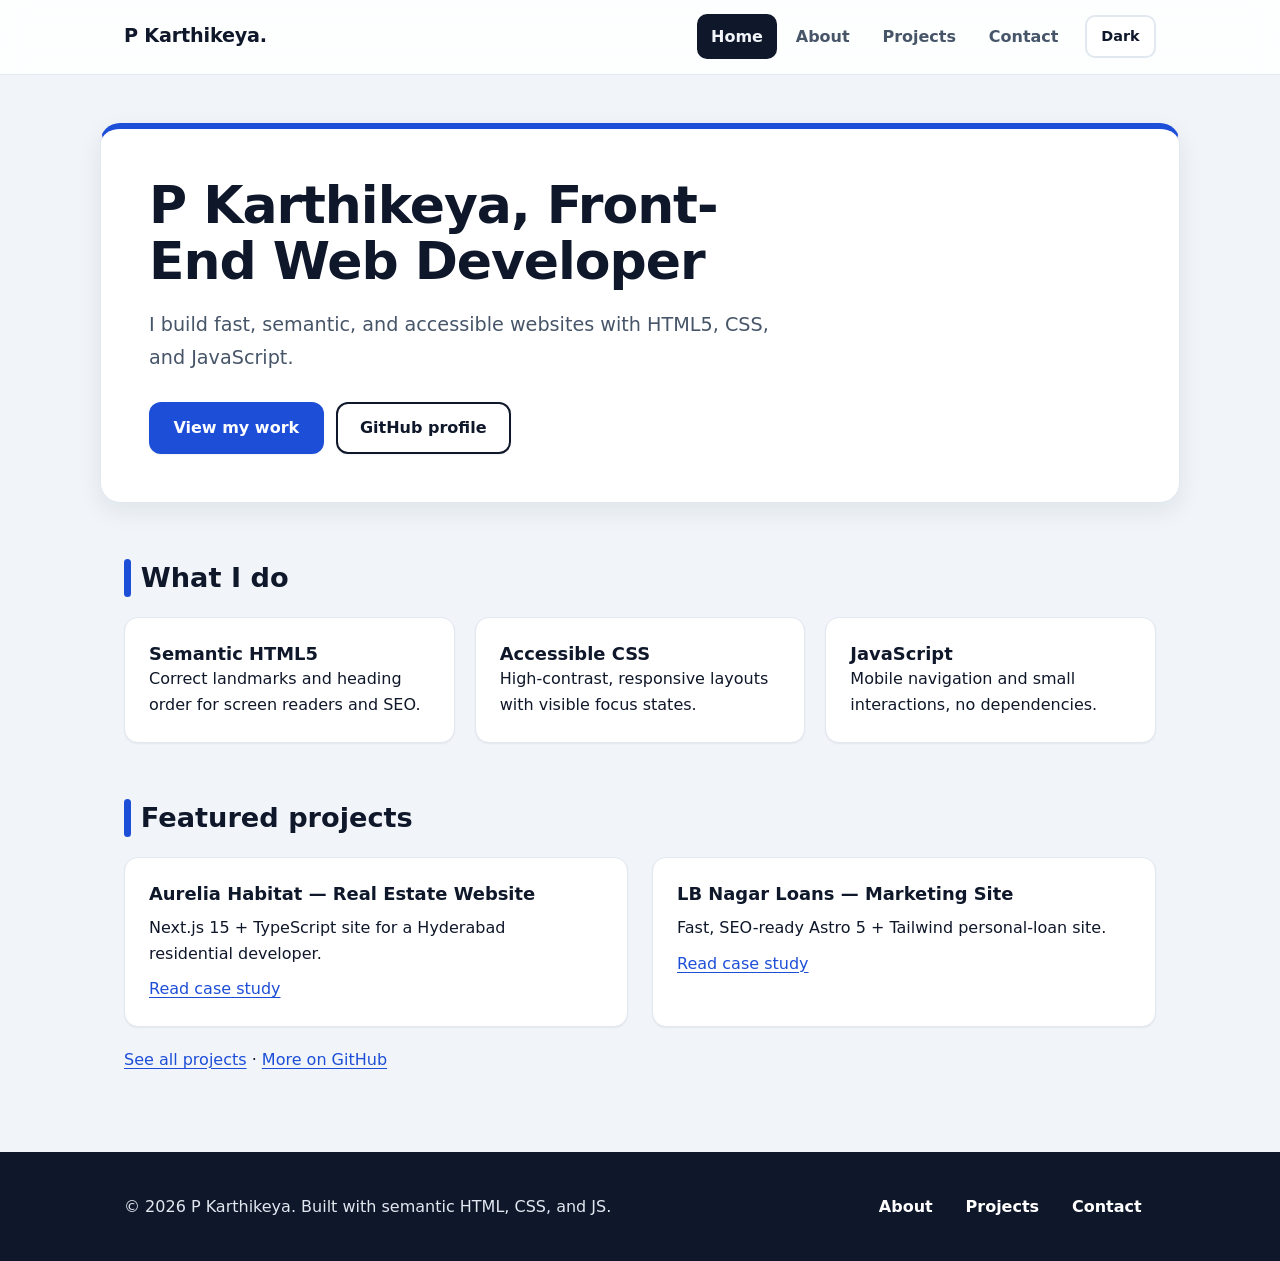
<file: index.html>
<!DOCTYPE html>
<html lang="en">
<head>
  <meta charset="UTF-8" />
  <meta name="viewport" content="width=device-width, initial-scale=1.0" />
  <title>P Karthikeya | Front-End Web Developer Portfolio</title>
  <meta name="description" content="Portfolio of P Karthikeya, a front-end web developer specializing in semantic HTML5, accessible CSS, and JavaScript." />
  <meta property="og:type" content="website" />
  <meta property="og:title" content="P Karthikeya | Front-End Web Developer" />
  <meta property="og:description" content="Semantic, accessible, SEO-friendly web development portfolio." />
  <meta name="theme-color" content="#0f172a" />
  <link rel="icon" href="data:image/svg+xml,<svg xmlns='http://www.w3.org/2000/svg' viewBox='0 0 100 100'><text y='.9em' font-size='90'>&#128188;</text></svg>" />
  <link rel="stylesheet" href="style.css" />
  <script>
  (function () {
    try {
      var saved = localStorage.getItem("theme");
      var theme = saved || (window.matchMedia("(prefers-color-scheme: dark)").matches ? "dark" : "light");
      if (theme === "dark") document.documentElement.setAttribute("data-theme", "dark");
    } catch (e) {}
  })();
  </script>
  <script type="application/ld+json">
  {"@context":"https://schema.org","@type":"Person","name":"P Karthikeya","jobTitle":"Front-End Web Developer","knowsAbout":["HTML5","CSS3","JavaScript","Accessibility","SEO"]}
  </script>
</head>
<body>
  <a class="skip-link" href="#main-content">Skip to main content</a>
  <header>
    <div class="container header-inner">
      <a class="logo" href="index.html">P Karthikeya<span aria-hidden="true">.</span></a>
      <nav aria-label="Primary">
        <ul id="primary-menu">
          <li><a href="index.html" aria-current="page">Home</a></li>
          <li><a href="about.html">About</a></li>
          <li><a href="projects.html">Projects</a></li>
          <li><a href="contact.html">Contact</a></li>
        </ul>
      </nav>
      <div class="header-controls">
        <button class="theme-toggle" type="button" aria-pressed="false" aria-label="Switch to dark theme">Dark</button>
        <button class="nav-toggle" type="button" aria-expanded="false" aria-controls="primary-menu">Menu</button>
      </div>
    </div>
  </header>
  <main id="main-content">
    <section class="container hero" aria-labelledby="intro-heading">
      <h1 id="intro-heading">P Karthikeya, Front-End Web Developer</h1>
      <p class="lead">I build fast, semantic, and accessible websites with HTML5, CSS, and JavaScript.</p>
      <p class="actions">
        <a class="btn btn-primary" href="projects.html">View my work</a>
        <a class="btn btn-secondary" href="https://github.com/KarthikeyaPodicheti" rel="noopener me">GitHub profile</a>
      </p>
    </section>
    <section class="container" aria-labelledby="skills-heading">
      <h2 id="skills-heading">What I do</h2>
      <div class="grid-3">
        <article>
          <h3>Semantic HTML5</h3>
          <p>Correct landmarks and heading order for screen readers and SEO.</p>
        </article>
        <article>
          <h3>Accessible CSS</h3>
          <p>High-contrast, responsive layouts with visible focus states.</p>
        </article>
        <article>
          <h3>JavaScript</h3>
          <p>Mobile navigation and small interactions, no dependencies.</p>
        </article>
      </div>
    </section>
    <section class="container" aria-labelledby="featured-heading">
      <h2 id="featured-heading">Featured projects</h2>
      <div class="grid-2">
        <article class="card">
          <h3>Aurelia Habitat &mdash; Real Estate Website</h3>
          <p>Next.js 15 + TypeScript site for a Hyderabad residential developer.</p>
          <a href="projects.html#project-aurelia">Read case study</a>
        </article>
        <article class="card">
          <h3>LB Nagar Loans &mdash; Marketing Site</h3>
          <p>Fast, SEO-ready Astro 5 + Tailwind personal-loan site.</p>
          <a href="projects.html#project-lb-loans">Read case study</a>
        </article>
      </div>
      <p><a href="projects.html">See all projects</a> &middot; <a href="https://github.com/KarthikeyaPodicheti" rel="noopener me">More on GitHub</a></p>
    </section>
  </main>
  <footer>
    <div class="container footer-inner">
      <p>&copy; 2026 P Karthikeya. Built with semantic HTML, CSS, and JS.</p>
      <nav aria-label="Footer">
        <ul>
          <li><a href="about.html">About</a></li>
          <li><a href="projects.html">Projects</a></li>
          <li><a href="contact.html">Contact</a></li>
        </ul>
      </nav>
    </div>
  </footer>
  <script src="script.js" defer></script>
</body>
</html>
</file>
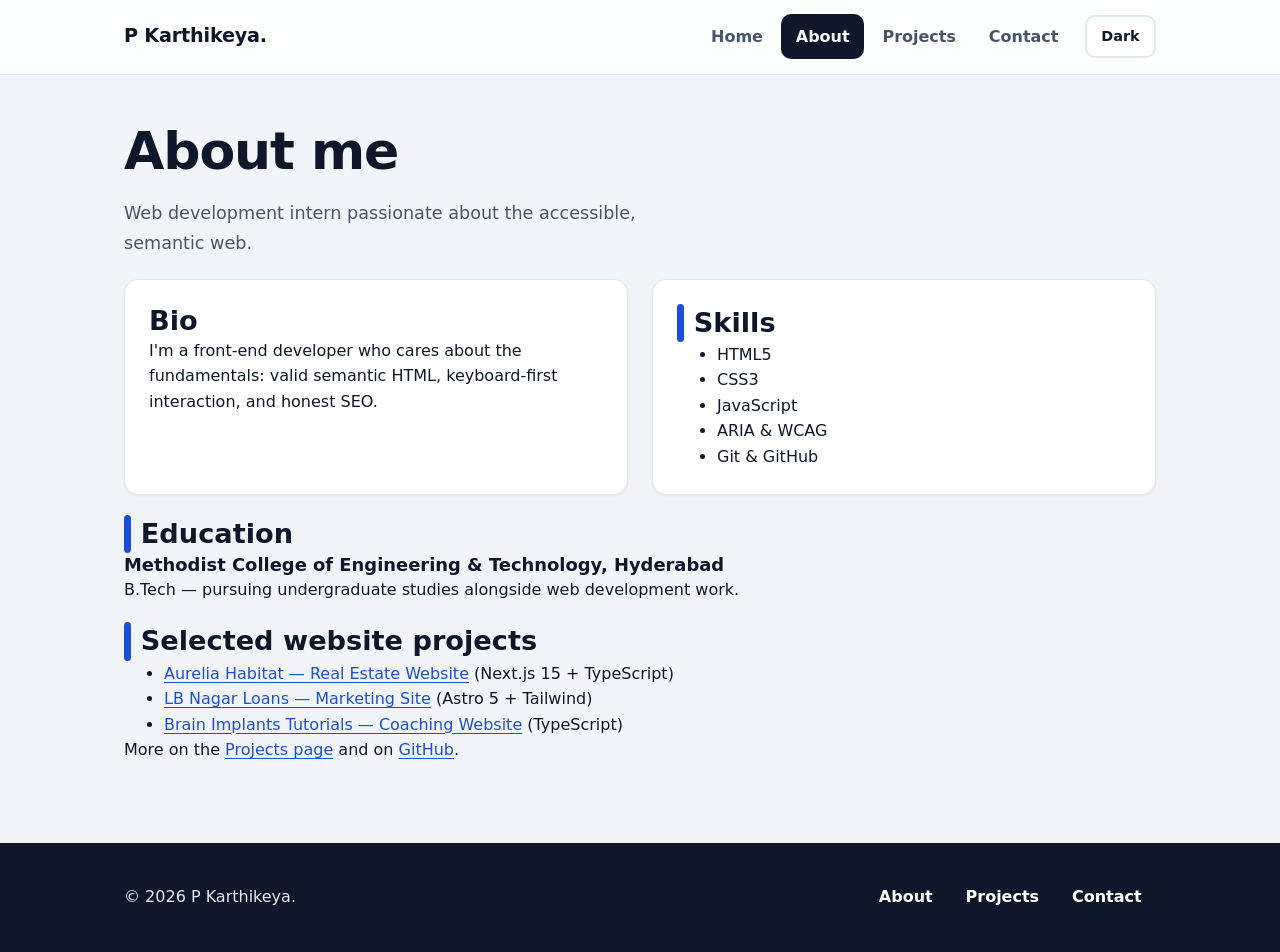
<file: about.html>
<!DOCTYPE html>
<html lang="en">
<head>
  <meta charset="UTF-8" />
  <meta name="viewport" content="width=device-width, initial-scale=1.0" />
  <title>About | P Karthikeya — Front-End Developer</title>
  <meta name="description" content="About P Karthikeya: front-end developer focused on semantic HTML5, WCAG accessibility, and SEO." />
  <meta property="og:type" content="website" />
  <meta property="og:title" content="About P Karthikeya" />
  <meta property="og:description" content="Skills and experience of front-end developer P Karthikeya." />
  <meta name="theme-color" content="#0f172a" />
  <link rel="icon" href="data:image/svg+xml,<svg xmlns='http://www.w3.org/2000/svg' viewBox='0 0 100 100'><text y='.9em' font-size='90'>💼</text></svg>" />
  <link rel="stylesheet" href="style.css" />
  <script>
  (function () {
    try {
      var saved = localStorage.getItem("theme");
      var theme = saved || (window.matchMedia("(prefers-color-scheme: dark)").matches ? "dark" : "light");
      if (theme === "dark") document.documentElement.setAttribute("data-theme", "dark");
    } catch (e) {}
  })();
  </script>
</head>
<body>
  <a class="skip-link" href="#main-content">Skip to main content</a>
  <header>
    <div class="container header-inner">
      <a class="logo" href="index.html">P Karthikeya<span aria-hidden="true">.</span></a>
      <nav aria-label="Primary">
        <ul id="primary-menu">
          <li><a href="index.html">Home</a></li>
          <li><a href="about.html" aria-current="page">About</a></li>
          <li><a href="projects.html">Projects</a></li>
          <li><a href="contact.html">Contact</a></li>
        </ul>
      </nav>
      <div class="header-controls">
        <button class="theme-toggle" type="button" aria-pressed="false" aria-label="Switch to dark theme">Dark</button>
        <button class="nav-toggle" type="button" aria-expanded="false" aria-controls="primary-menu">Menu</button>
      </div>
    </div>
  </header>
  <main id="main-content">
    <div class="container">
      <h1>About me</h1>
      <p class="lead">Web development intern passionate about the accessible, semantic web.</p>
      <div class="grid-2">
        <article aria-labelledby="bio-heading">
          <h2 id="bio-heading">Bio</h2>
          <p>I'm a front-end developer who cares about the fundamentals: valid semantic HTML, keyboard-first interaction, and honest SEO.</p>
        </article>
        <section aria-labelledby="skills-heading">
          <h2 id="skills-heading">Skills</h2>
          <ul>
            <li>HTML5</li>
            <li>CSS3</li>
            <li>JavaScript</li>
            <li>ARIA &amp; WCAG</li>
            <li>Git &amp; GitHub</li>
          </ul>
        </section>
      </div>
      <section aria-labelledby="edu-heading">
        <h2 id="edu-heading">Education</h2>
        <article>
          <h3>Methodist College of Engineering &amp; Technology, Hyderabad</h3>
          <p>B.Tech — pursuing undergraduate studies alongside web development work.</p>
        </article>
      </section>
      <section aria-labelledby="web-heading">
        <h2 id="web-heading">Selected website projects</h2>
        <ul>
          <li><a href="projects.html#project-aurelia">Aurelia Habitat — Real Estate Website</a> (Next.js 15 + TypeScript)</li>
          <li><a href="projects.html#project-lb-loans">LB Nagar Loans — Marketing Site</a> (Astro 5 + Tailwind)</li>
          <li><a href="projects.html#project-brain-implants">Brain Implants Tutorials — Coaching Website</a> (TypeScript)</li>
        </ul>
        <p>More on the <a href="projects.html">Projects page</a> and on <a href="https://github.com/KarthikeyaPodicheti" rel="noopener me">GitHub</a>.</p>
      </section>
    </div>
  </main>
  <footer>
    <div class="container footer-inner">
      <p>© 2026 P Karthikeya.</p>
      <nav aria-label="Footer">
        <ul>
          <li><a href="about.html">About</a></li>
          <li><a href="projects.html">Projects</a></li>
          <li><a href="contact.html">Contact</a></li>
        </ul>
      </nav>
    </div>
  </footer>
  <script src="script.js" defer></script>
</body>
</html>
</file>
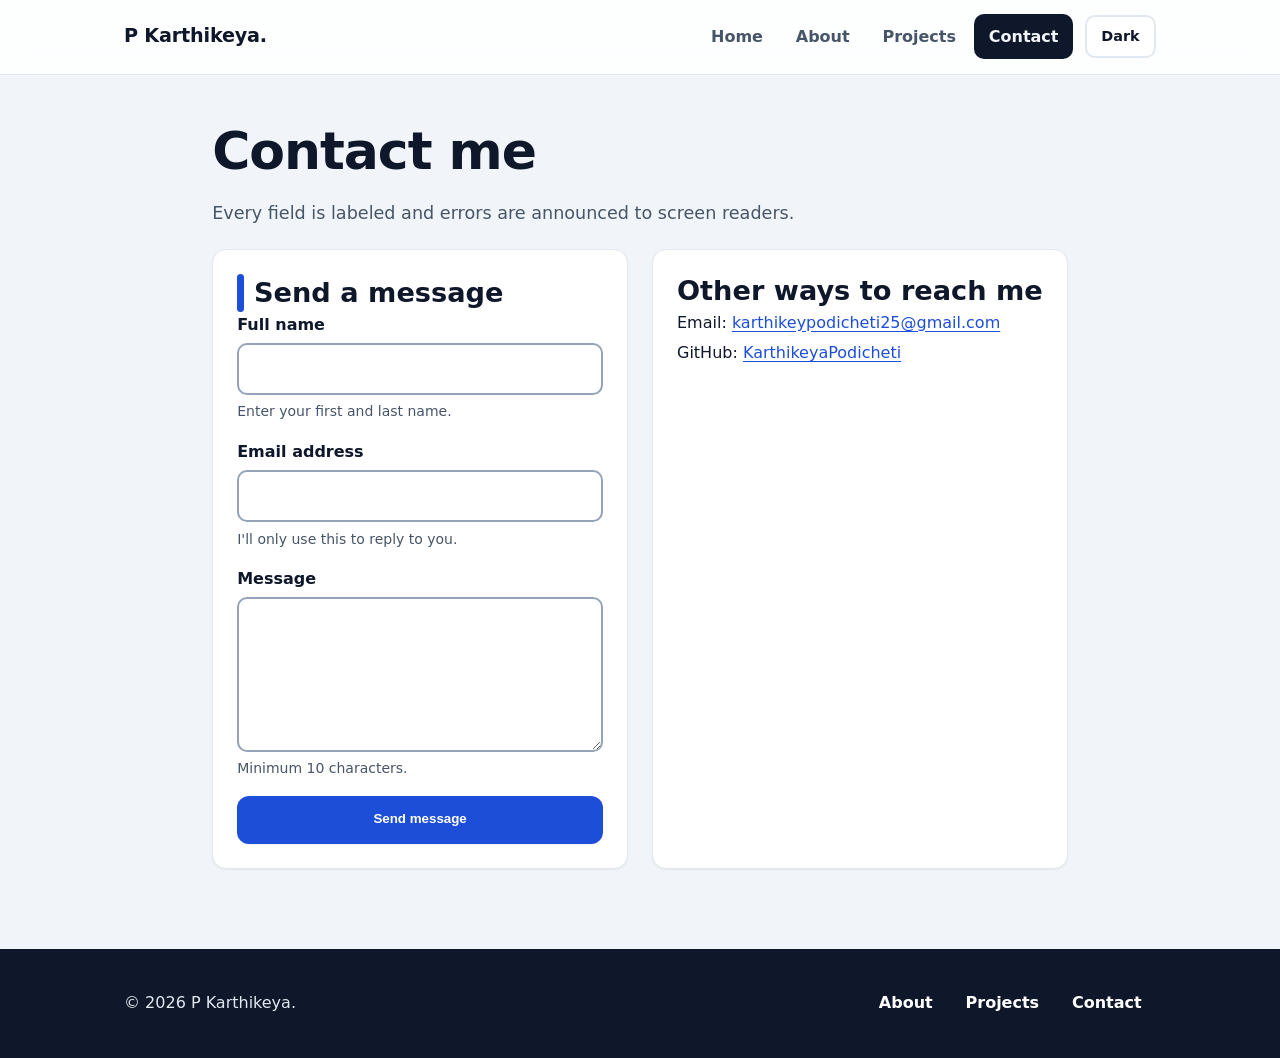
<file: contact.html>
<!DOCTYPE html>
<html lang="en">
<head>
  <meta charset="UTF-8" />
  <meta name="viewport" content="width=device-width, initial-scale=1.0" />
  <title>Contact | P Karthikeya — Front-End Developer</title>
  <meta name="description" content="Contact P Karthikeya for internships and freelance front-end work. Accessible contact form with keyboard support." />
  <meta property="og:type" content="website" />
  <meta property="og:title" content="Contact P Karthikeya" />
  <meta property="og:description" content="Get in touch about internships and freelance work." />
  <meta name="theme-color" content="#0f172a" />
  <link rel="icon" href="data:image/svg+xml,<svg xmlns='http://www.w3.org/2000/svg' viewBox='0 0 100 100'><text y='.9em' font-size='90'>💼</text></svg>" />
  <link rel="stylesheet" href="style.css" />
  <script>
  (function () {
    try {
      var saved = localStorage.getItem("theme");
      var theme = saved || (window.matchMedia("(prefers-color-scheme: dark)").matches ? "dark" : "light");
      if (theme === "dark") document.documentElement.setAttribute("data-theme", "dark");
    } catch (e) {}
  })();
  </script>
</head>
<body>
  <a class="skip-link" href="#main-content">Skip to main content</a>
  <header>
    <div class="container header-inner">
      <a class="logo" href="index.html">P Karthikeya<span aria-hidden="true">.</span></a>
      <nav aria-label="Primary">
        <ul id="primary-menu">
          <li><a href="index.html">Home</a></li>
          <li><a href="about.html">About</a></li>
          <li><a href="projects.html">Projects</a></li>
          <li><a href="contact.html" aria-current="page">Contact</a></li>
        </ul>
      </nav>
      <div class="header-controls">
        <button class="theme-toggle" type="button" aria-pressed="false" aria-label="Switch to dark theme">Dark</button>
        <button class="nav-toggle" type="button" aria-expanded="false" aria-controls="primary-menu">Menu</button>
      </div>
    </div>
  </header>
  <main id="main-content">
    <div class="container">
      <h1>Contact me</h1>
      <p class="lead">Every field is labeled and errors are announced to screen readers.</p>
      <div class="grid-2">
        <section aria-labelledby="form-heading">
          <h2 id="form-heading">Send a message</h2>
          <p id="form-status" role="status" aria-live="polite"></p>
          <form id="contact-form" action="mailto:karthikeypodicheti25@gmail.com" method="post" enctype="text/plain" novalidate>
            <div class="field">
              <label for="name">Full name</label>
              <input type="text" id="name" name="name" autocomplete="name" required aria-describedby="name-hint name-error" minlength="2" />
              <p class="hint" id="name-hint">Enter your first and last name.</p>
              <p class="error" id="name-error" hidden></p>
            </div>
            <div class="field">
              <label for="email">Email address</label>
              <input type="email" id="email" name="email" autocomplete="email" required aria-describedby="email-hint email-error" />
              <p class="hint" id="email-hint">I'll only use this to reply to you.</p>
              <p class="error" id="email-error" hidden></p>
            </div>
            <div class="field">
              <label for="message">Message</label>
              <textarea id="message" name="message" rows="5" required aria-describedby="message-hint message-error" minlength="10"></textarea>
              <p class="hint" id="message-hint">Minimum 10 characters.</p>
              <p class="error" id="message-error" hidden></p>
            </div>
            <button class="btn btn-primary" type="submit">Send message</button>
          </form>
        </section>
        <aside aria-labelledby="info-heading">
          <h2 id="info-heading">Other ways to reach me</h2>
          <address>
            Email: <a href="mailto:karthikeypodicheti25@gmail.com">karthikeypodicheti25@gmail.com</a><br />
            GitHub: <a href="https://github.com/KarthikeyaPodicheti" rel="noopener me">KarthikeyaPodicheti</a>
          </address>
        </aside>
      </div>
    </div>
  </main>
  <footer>
    <div class="container footer-inner">
      <p>© 2026 P Karthikeya.</p>
      <nav aria-label="Footer">
        <ul>
          <li><a href="about.html">About</a></li>
          <li><a href="projects.html">Projects</a></li>
          <li><a href="contact.html">Contact</a></li>
        </ul>
      </nav>
    </div>
  </footer>
  <script src="script.js" defer></script>
</body>
</html>
</file>
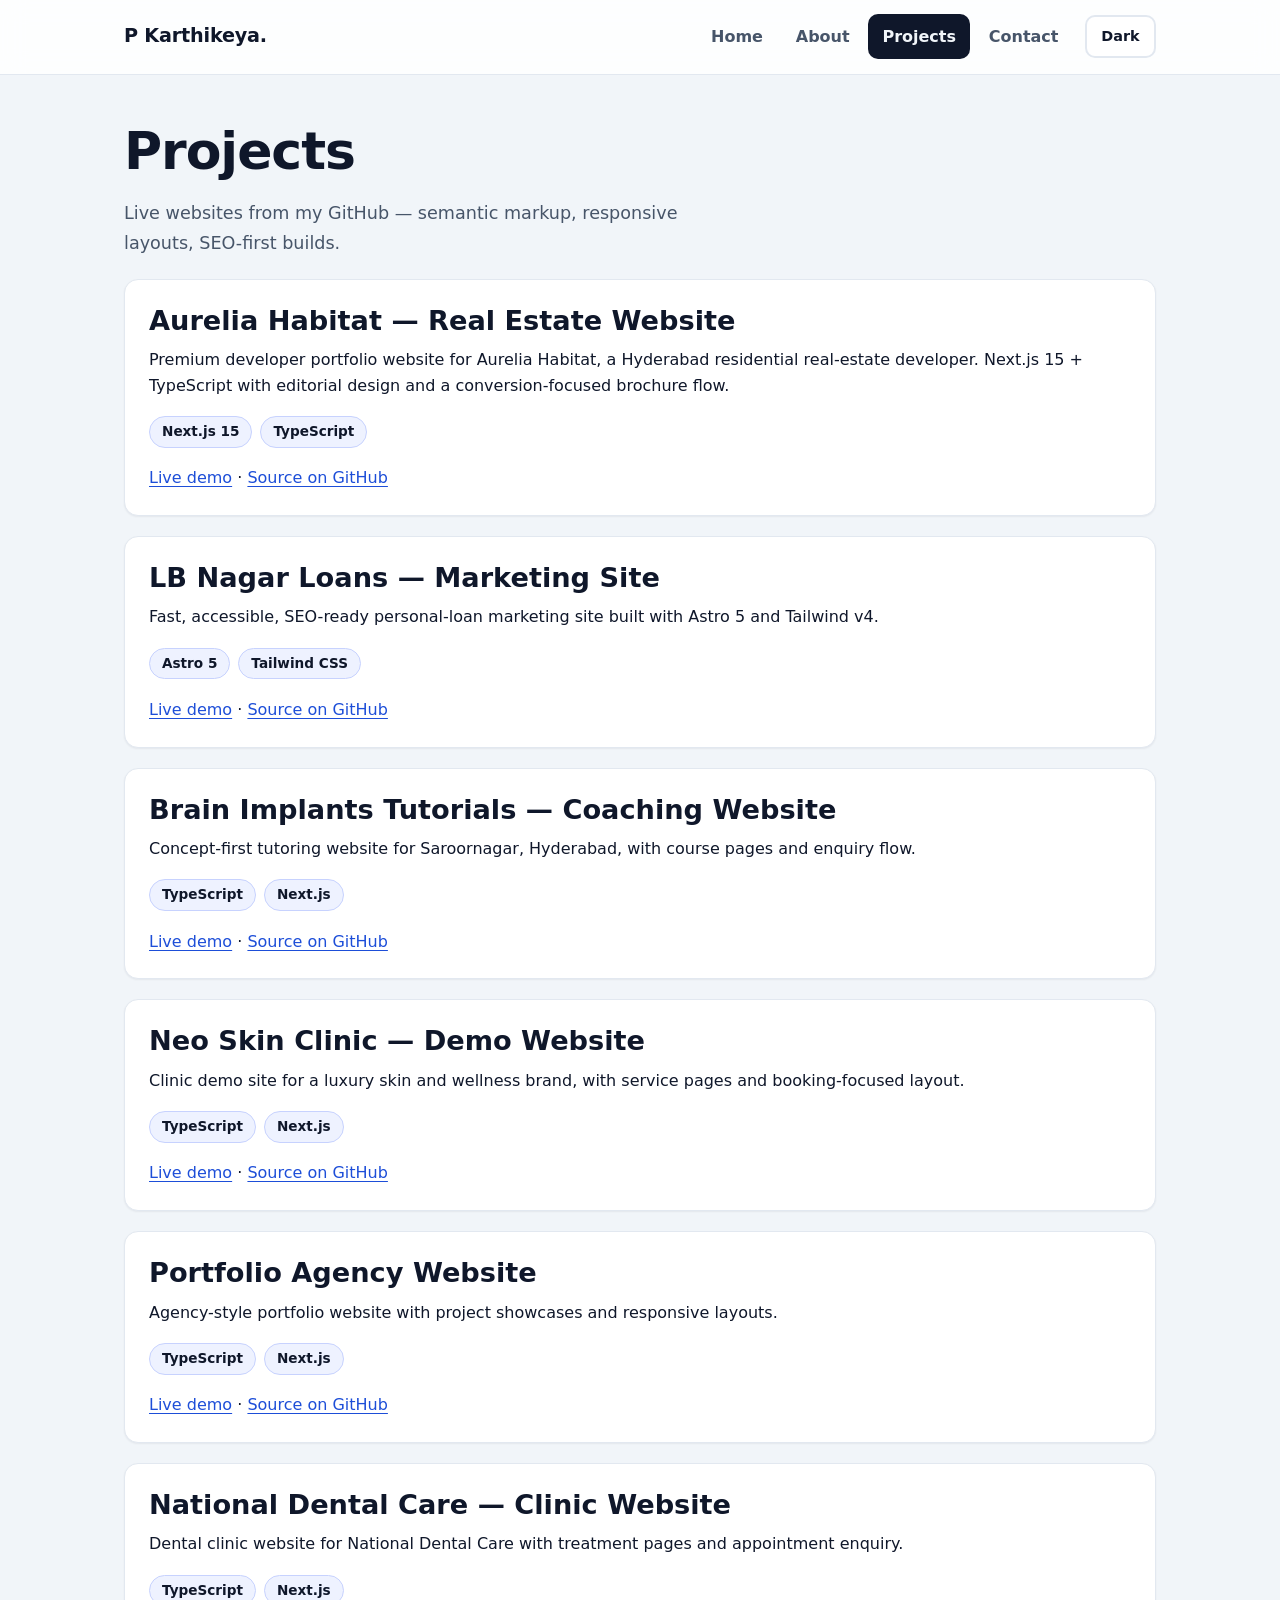
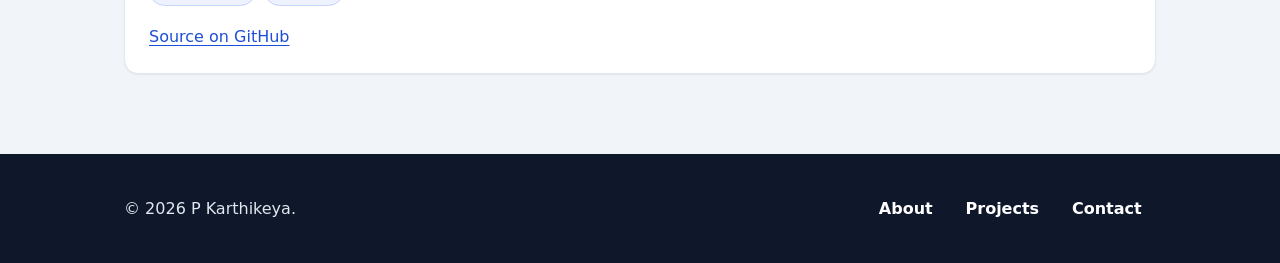
<file: projects.html>
<!DOCTYPE html>
<html lang="en">
<head>
  <meta charset="UTF-8" />
  <meta name="viewport" content="width=device-width, initial-scale=1.0" />
  <title>Projects | P Karthikeya — Portfolio</title>
  <meta name="description" content="Website projects by P Karthikeya: real-estate sites, clinic demos, and marketing pages built with Next.js, Astro, and TypeScript." />
  <meta property="og:type" content="website" />
  <meta property="og:title" content="Projects — P Karthikeya" />
  <meta property="og:description" content="Live website projects by P Karthikeya." />
  <meta name="theme-color" content="#0f172a" />
  <link rel="icon" href="data:image/svg+xml,<svg xmlns='http://www.w3.org/2000/svg' viewBox='0 0 100 100'><text y='.9em' font-size='90'>💼</text></svg>" />
  <link rel="stylesheet" href="style.css" />
  <script>
  (function () {
    try {
      var saved = localStorage.getItem("theme");
      var theme = saved || (window.matchMedia("(prefers-color-scheme: dark)").matches ? "dark" : "light");
      if (theme === "dark") document.documentElement.setAttribute("data-theme", "dark");
    } catch (e) {}
  })();
  </script>
</head>
<body>
  <a class="skip-link" href="#main-content">Skip to main content</a>
  <header>
    <div class="container header-inner">
      <a class="logo" href="index.html">P Karthikeya<span aria-hidden="true">.</span></a>
      <nav aria-label="Primary">
        <ul id="primary-menu">
          <li><a href="index.html">Home</a></li>
          <li><a href="about.html">About</a></li>
          <li><a href="projects.html" aria-current="page">Projects</a></li>
          <li><a href="contact.html">Contact</a></li>
        </ul>
      </nav>
      <div class="header-controls">
        <button class="theme-toggle" type="button" aria-pressed="false" aria-label="Switch to dark theme">Dark</button>
        <button class="nav-toggle" type="button" aria-expanded="false" aria-controls="primary-menu">Menu</button>
      </div>
    </div>
  </header>
  <main id="main-content">
    <div class="container">
      <h1>Projects</h1>
      <p class="lead">Live websites from my GitHub — semantic markup, responsive layouts, SEO-first builds.</p>
      <article class="card" id="project-aurelia" aria-labelledby="p1-title">
        <h2 id="p1-title">Aurelia Habitat — Real Estate Website</h2>
        <p>Premium developer portfolio website for Aurelia Habitat, a Hyderabad residential real-estate developer. Next.js 15 + TypeScript with editorial design and a conversion-focused brochure flow.</p>
        <ul class="tags" aria-label="Technologies used">
          <li>Next.js 15</li>
          <li>TypeScript</li>
        </ul>
        <p><a href="https://realestate-chi-swart.vercel.app" rel="noopener">Live demo</a> · <a href="https://github.com/KarthikeyaPodicheti/aurelia-habitat" rel="noopener">Source on GitHub</a></p>
      </article>
      <article class="card" id="project-lb-loans" aria-labelledby="p2-title">
        <h2 id="p2-title">LB Nagar Loans — Marketing Site</h2>
        <p>Fast, accessible, SEO-ready personal-loan marketing site built with Astro 5 and Tailwind v4.</p>
        <ul class="tags" aria-label="Technologies used">
          <li>Astro 5</li>
          <li>Tailwind CSS</li>
        </ul>
        <p><a href="https://lb-nagar-loans.vercel.app" rel="noopener">Live demo</a> · <a href="https://github.com/KarthikeyaPodicheti/lb-nagar-loans" rel="noopener">Source on GitHub</a></p>
      </article>
      <article class="card" id="project-brain-implants" aria-labelledby="p3-title">
        <h2 id="p3-title">Brain Implants Tutorials — Coaching Website</h2>
        <p>Concept-first tutoring website for Saroornagar, Hyderabad, with course pages and enquiry flow.</p>
        <ul class="tags" aria-label="Technologies used">
          <li>TypeScript</li>
          <li>Next.js</li>
        </ul>
        <p><a href="https://brain-implants.vercel.app" rel="noopener">Live demo</a> · <a href="https://github.com/KarthikeyaPodicheti/brain-implants-demo" rel="noopener">Source on GitHub</a></p>
      </article>
      <article class="card" id="project-neo" aria-labelledby="p4-title">
        <h2 id="p4-title">Neo Skin Clinic — Demo Website</h2>
        <p>Clinic demo site for a luxury skin and wellness brand, with service pages and booking-focused layout.</p>
        <ul class="tags" aria-label="Technologies used">
          <li>TypeScript</li>
          <li>Next.js</li>
        </ul>
        <p><a href="https://luxuary-spa.vercel.app" rel="noopener">Live demo</a> · <a href="https://github.com/KarthikeyaPodicheti/neo-demo" rel="noopener">Source on GitHub</a></p>
      </article>
      <article class="card" id="project-portfolio" aria-labelledby="p5-title">
        <h2 id="p5-title">Portfolio Agency Website</h2>
        <p>Agency-style portfolio website with project showcases and responsive layouts.</p>
        <ul class="tags" aria-label="Technologies used">
          <li>TypeScript</li>
          <li>Next.js</li>
        </ul>
        <p><a href="https://portfolio-agency-sooty.vercel.app" rel="noopener">Live demo</a> · <a href="https://github.com/KarthikeyaPodicheti/portfolio-website" rel="noopener">Source on GitHub</a></p>
      </article>
      <article class="card" id="project-ndc" aria-labelledby="p6-title">
        <h2 id="p6-title">National Dental Care — Clinic Website</h2>
        <p>Dental clinic website for National Dental Care with treatment pages and appointment enquiry.</p>
        <ul class="tags" aria-label="Technologies used">
          <li>TypeScript</li>
          <li>Next.js</li>
        </ul>
        <p><a href="https://github.com/KarthikeyaPodicheti/ndc-clone" rel="noopener">Source on GitHub</a></p>
      </article>
    </div>
  </main>
  <footer>
    <div class="container footer-inner">
      <p>© 2026 P Karthikeya.</p>
      <nav aria-label="Footer">
        <ul>
          <li><a href="about.html">About</a></li>
          <li><a href="projects.html">Projects</a></li>
          <li><a href="contact.html">Contact</a></li>
        </ul>
      </nav>
    </div>
  </footer>
  <script src="script.js" defer></script>
</body>
</html>
</file>
<file: style.css>
:root {
  color-scheme: light;
  --bg: #f1f5f9;
  --surface: #ffffff;
  --surface-2: #eef2ff;
  --ink: #0f172a;
  --muted: #475569;
  --accent: #1d4ed8;
  --accent-dark: #1e40af;
  --accent-ink: #ffffff;
  --line: #e2e8f0;
  --input-border: #94a3b8;
  --tag-bg: #eef2ff;
  --tag-border: #c7d2fe;
  --error: #b91c1c;
  --focus: #f59e0b;
  --radius: 14px;
  --shadow-sm: 0 1px 2px rgba(15, 23, 42, 0.06);
  --shadow-md: 0 8px 24px rgba(15, 23, 42, 0.08);
  --shadow-lg: 0 16px 40px rgba(15, 23, 42, 0.12);
  --header-bg: rgba(255, 255, 255, 0.85);
}
[data-theme="dark"] {
  color-scheme: dark;
  --bg: #0b1220;
  --surface: #162032;
  --surface-2: #1c2942;
  --ink: #f1f5f9;
  --muted: #c3cede;
  --accent: #7aa5ff;
  --accent-dark: #a9c3ff;
  --accent-ink: #0b1220;
  --line: #2c3a54;
  --input-border: #4c5f7f;
  --tag-bg: #1e3a8a;
  --tag-border: #3b82f6;
  --error: #fca5a5;
  --focus: #fbbf24;
  --shadow-sm: 0 1px 2px rgba(0, 0, 0, 0.4);
  --shadow-md: 0 8px 24px rgba(0, 0, 0, 0.35);
  --shadow-lg: 0 16px 40px rgba(0, 0, 0, 0.45);
  --header-bg: rgba(11, 18, 32, 0.85);
}
*, *::before, *::after { box-sizing: border-box; }
* { margin: 0; }
body {
  font-family: system-ui, -apple-system, "Segoe UI", Roboto, sans-serif;
  background: var(--bg);
  color: var(--ink);
  line-height: 1.6;
  transition: background-color 0.25s ease, color 0.25s ease;
}
a { color: var(--accent); text-underline-offset: 3px; }
a:hover { color: var(--accent-dark); }
:focus-visible { outline: 3px solid var(--focus); outline-offset: 3px; border-radius: 6px; }
h1 { font-size: clamp(2.1rem, 5vw + 1rem, 3.25rem); line-height: 1.08; letter-spacing: -0.02em; }
h2 { font-size: clamp(1.35rem, 2vw + 1rem, 1.7rem); line-height: 1.25; }
h3 { font-size: 1.12rem; line-height: 1.35; }
h1, h2, h3 { text-wrap: balance; }
p { text-wrap: pretty; }
.container { max-width: 1080px; margin-inline: auto; padding-inline: 1rem; }
.skip-link {
  position: absolute; left: 1rem; top: -100px; z-index: 100;
  background: var(--ink); color: var(--bg); padding: 0.75rem 1.25rem; border-radius: 8px;
  font-weight: 700; text-decoration: none;
}
.skip-link:focus { top: 1rem; color: var(--bg); }
header {
  background: var(--header-bg);
  backdrop-filter: blur(12px);
  -webkit-backdrop-filter: blur(12px);
  border-bottom: 1px solid var(--line);
  position: sticky; top: 0; z-index: 50;
}
.header-inner {
  display: flex; align-items: center;
  gap: 0.75rem; padding-block: 0.75rem;
}
.logo { font-weight: 800; font-size: 1.2rem; color: var(--ink); text-decoration: none; letter-spacing: -0.01em; }
header nav { margin-left: auto; }
.header-controls { display: flex; align-items: center; gap: 0.5rem; }
nav ul { list-style: none; display: none; gap: 0.25rem; padding: 0; margin: 0; }
nav ul.open { display: flex; }
nav a {
  display: inline-block; padding: 0.6rem 0.9rem; border-radius: 10px;
  text-decoration: none; color: var(--muted); font-weight: 600;
  transition: background-color 0.2s ease, color 0.2s ease;
}
nav a:hover { background: var(--surface-2); color: var(--ink); }
nav a[aria-current="page"] { background: var(--ink); color: var(--bg); }
.nav-toggle, .theme-toggle {
  font: inherit; font-weight: 700; font-size: 0.9rem;
  border: 2px solid var(--line); background: var(--surface); color: var(--ink);
  border-radius: 10px; padding: 0.5rem 0.9rem; cursor: pointer;
  display: inline-flex; align-items: center; gap: 0.4rem;
  transition: border-color 0.2s ease, transform 0.2s ease;
}
.nav-toggle:hover, .theme-toggle:hover { border-color: var(--accent); }
.nav-toggle:active, .theme-toggle:active { transform: scale(0.97); }
main { display: grid; gap: 2.5rem; padding-block: 2rem 3rem; }
main .container { display: grid; gap: 1.25rem; align-content: start; }
.hero {
  gap: 1rem;
  padding: 1.75rem 1.25rem;
  background: var(--surface);
  border: 1px solid var(--line);
  border-top: 6px solid var(--accent);
  border-radius: calc(var(--radius) + 6px);
  box-shadow: var(--shadow-md);
}
.lead { font-size: 1.1rem; color: var(--muted); max-width: 55ch; line-height: 1.7; }
.actions { display: flex; flex-wrap: wrap; gap: 0.75rem; margin-top: 0.5rem; }
.btn {
  display: inline-flex; align-items: center; justify-content: center;
  padding: 0.8rem 1.4rem; border-radius: 12px;
  text-decoration: none; font-weight: 700; line-height: 1.4;
  border: 2px solid transparent; cursor: pointer;
  transition: transform 0.2s ease, box-shadow 0.2s ease, background-color 0.2s ease;
  box-shadow: var(--shadow-sm);
}
.btn:hover { transform: translateY(-2px); box-shadow: var(--shadow-md); }
.btn-primary { background: var(--accent); color: #fff; }
[data-theme="dark"] .btn-primary { color: var(--accent-ink); }
.btn-primary:hover { background: var(--accent-dark); color: #fff; }
[data-theme="dark"] .btn-primary:hover { color: var(--accent-ink); }
.btn-secondary { border-color: var(--ink); color: var(--ink); background: var(--surface); }
.btn-secondary:hover { background: var(--ink); color: var(--bg); }
.grid-3, .grid-2 { display: grid; grid-template-columns: 1fr; gap: 1rem; }
.grid-3 > article, .grid-2 > article, .grid-2 > section, .card, aside, section:has(> form) {
  background: var(--surface); border: 1px solid var(--line);
  border-radius: var(--radius); padding: 1.25rem;
  box-shadow: var(--shadow-sm);
  transition: transform 0.2s ease, box-shadow 0.2s ease;
}
a.card, article.card { display: grid; gap: 0.6rem; align-content: start; }
article.card:hover { transform: translateY(-3px); box-shadow: var(--shadow-md); }
section > h2 {
  display: flex; align-items: center; gap: 0.6rem;
}
section > h2::before {
  content: ""; inline-size: 0.45rem; block-size: 1.4em;
  border-radius: 999px; background: var(--accent); flex: none;
}
.tags { list-style: none; display: flex; flex-wrap: wrap; gap: 0.5rem; padding: 0; margin-block: 0.5rem; }
.tags li {
  background: var(--tag-bg); border: 1px solid var(--tag-border);
  padding: 0.25rem 0.75rem; border-radius: 999px;
  font-size: 0.85rem; font-weight: 600;
}
.card p + p { margin-top: 0.5rem; }
form { display: grid; gap: 1rem; }
.field { display: grid; gap: 0.35rem; }
label { font-weight: 700; }
.hint { font-size: 0.875rem; color: var(--muted); }
.error { color: var(--error); font-weight: 600; font-size: 0.9rem; }
input, textarea {
  font: inherit; color: var(--ink); background: var(--surface);
  padding: 0.7rem 0.85rem; border: 2px solid var(--input-border);
  border-radius: 10px; width: 100%;
  transition: border-color 0.2s ease, box-shadow 0.2s ease;
}
input:focus, textarea:focus { border-color: var(--accent); box-shadow: 0 0 0 3px color-mix(in srgb, var(--accent) 25%, transparent); outline: none; }
input[aria-invalid="true"], textarea[aria-invalid="true"] { border-color: var(--error); }
#form-status:empty { display: none; }
#form-status { font-weight: 700; }
address { font-style: normal; line-height: 1.9; }
footer { background: #0f172a; color: #e2e8f0; padding-block: 2rem; margin-top: 1rem; }
[data-theme="dark"] footer { background: #060b16; border-top: 1px solid var(--line); }
.footer-inner { display: flex; flex-wrap: wrap; justify-content: space-between; align-items: center; gap: 1rem; }
footer nav ul { display: flex; }
footer a { color: #fff; }
@media (min-width: 640px) {
  .container { padding-inline: 1.5rem; }
  main { gap: 3rem; padding-block: 2.5rem 3.5rem; }
  .hero { padding: 2.5rem 2rem; }
  .grid-3 { grid-template-columns: repeat(2, 1fr); }
  .grid-2 { gap: 1.25rem; }
}
@media (min-width: 960px) {
  main { gap: 3.5rem; padding-block: 3rem 4rem; }
  .header-inner { padding-block: 0.9rem; }
  .nav-toggle { display: none; }
  nav ul, nav ul.open { display: flex; flex-direction: row; position: static; background: none; border: none; padding: 0; box-shadow: none; }
  .hero {
    grid-template-columns: 1.4fr 1fr;
    grid-template-areas: "title title" "lead lead" "actions actions";
    padding: 3rem;
  }
  .hero h1 { grid-area: title; }
  .hero .lead { grid-area: lead; font-size: 1.2rem; }
  .hero .actions { grid-area: actions; }
  .grid-3 { grid-template-columns: repeat(3, 1fr); gap: 1.25rem; }
  .grid-2 { grid-template-columns: repeat(2, 1fr); gap: 1.5rem; }
  .grid-3 > article, .grid-2 > article, .grid-2 > section, .card, aside { padding: 1.5rem; }
}
@media (max-width: 959px) {
  header nav { position: static; }
  .header-inner { position: relative; }
  nav ul.open {
    display: flex; flex-direction: column;
    position: absolute; left: 1rem; right: 1rem; top: calc(100% + 0.25rem);
    background: var(--surface); border: 1px solid var(--line);
    border-radius: 12px; padding: 0.5rem;
    box-shadow: var(--shadow-lg); z-index: 60;
  }
}
@media (prefers-reduced-motion: reduce) {
  html { scroll-behavior: auto; }
  *, *::before, *::after { transition: none !important; animation: none !important; }
}
</file>
